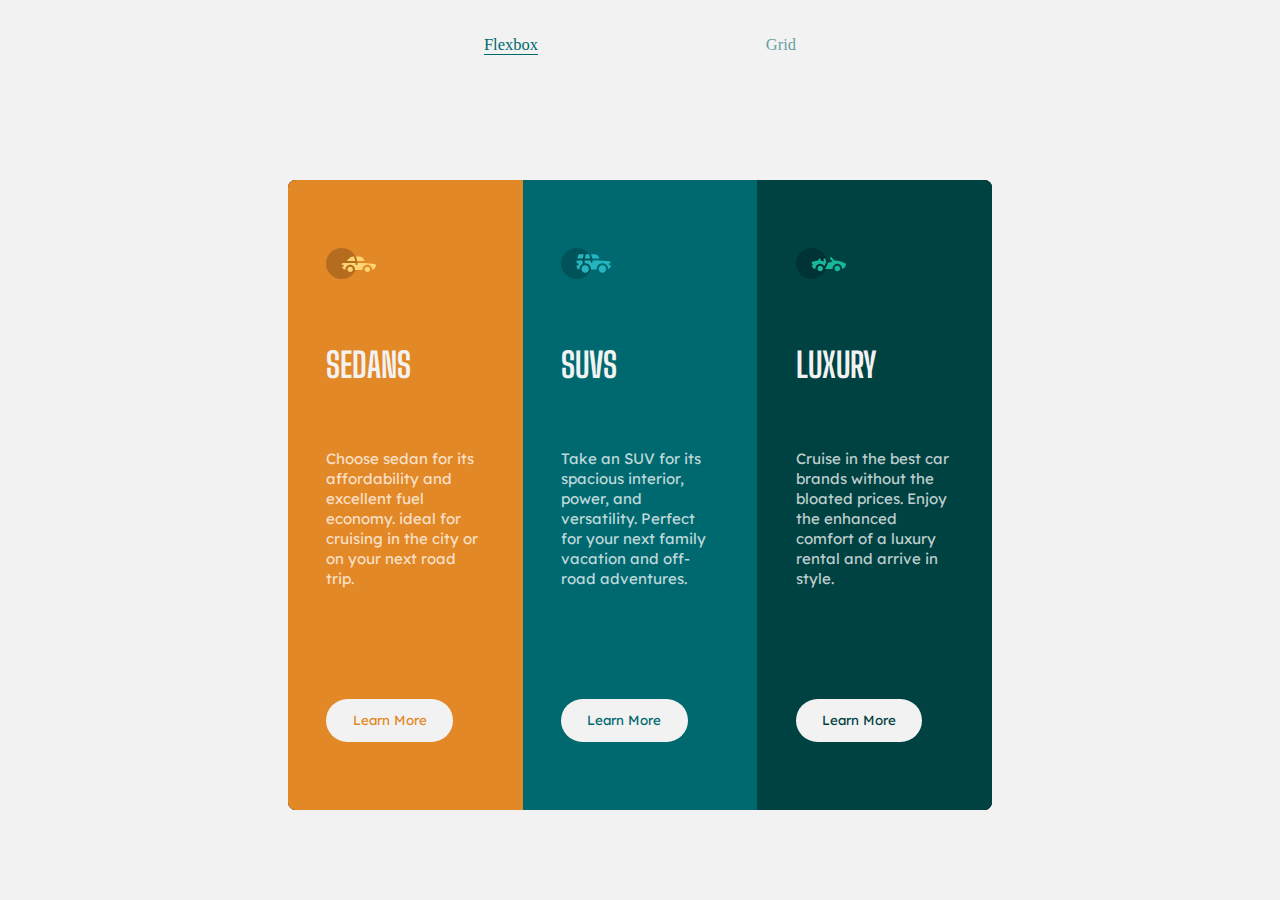
<file: index.html>
<!DOCTYPE html>
<html lang="en">
<head>
    <meta charset="UTF-8">
    <meta http-equiv="X-UA-Compatible" content="IE=edge">
    <meta name="viewport" content="width=device-width, initial-scale=1.0">
    <title>FlexBox Layout</title>
    <link rel="stylesheet" href="./style1.css">
    <link rel="icon" type="image/png" sizes="32x32" href="./favicon-32x32.png">
</head>
<body>
    <header>
        <nav>
            <ul>
                <li><a href="./index.html" id="currentpage">Flexbox</a></li>
                <li><a href="./grid.html">Grid</a></li>
            </ul>
        </nav>
    </header>
    <main>
        <section class="SEDAN">
            <img src="./icon-sedans.svg" alt="sedan">
            <h1>SEDANS</h1>
            <p>Choose sedan for its affordability and excellent fuel economy. ideal for cruising in the city or on your next road trip.</p>
            <button class="orange">Learn More</button>
        </section>

        <section class="SUVS">
            <img src="./icon-suvs.svg" alt="suv">
            <h1>SUVS</h1>
            <p>Take an SUV for its spacious interior, power, and versatility. Perfect for your next family vacation and off-road adventures.</p>
            <button class="cyan1">Learn More</button>
        </section>

        <section class="LUXURY">
            <img src="./icon-luxury.svg" alt="luxury">
            <h1>LUXURY</h1>
            <p>Cruise in the best car brands without the bloated prices. Enjoy the enhanced comfort of a luxury rental and arrive in style.</p>
            <button class="cyan2">Learn More</button>
        </section>
    </main>
</body>
</html>
</file>
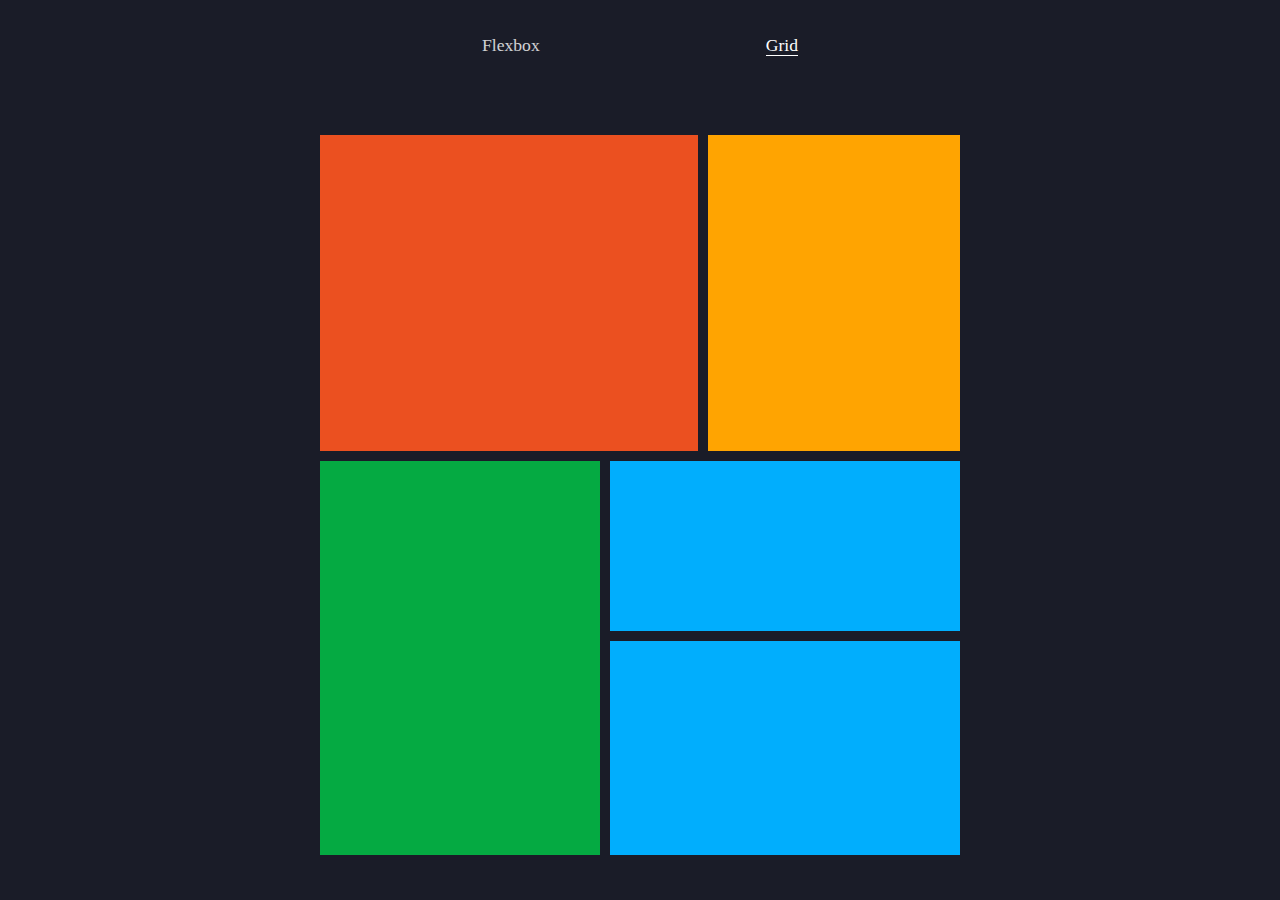
<file: grid.html>
<!DOCTYPE html>
<html lang="en">
<head>
    <meta charset="UTF-8">
    <meta http-equiv="X-UA-Compatible" content="IE=edge">
    <meta name="viewport" content="width=device-width, initial-scale=1.0">
    <title>Grid Layout</title>
    <link rel="stylesheet" href="./style2.css">
    <link rel="icon" type="image/png" sizes="32x32" href="./images/favicon-32x32.png">
</head>
<body>
    <header>
        <nav>
            <ul>
                <li><a href="./index.html">Flexbox</a></li>
                <li><a href="./grid.html"  id="currentpage">Grid</a></li>
            </ul>
        </nav>
    </header>
    <main>
        <section class="section-one">
            <div class="orange"></div>
            <div class="yellow"></div>
        </section>
        <section class="section-two">
            <div class="green"></div>
            <div class="blue">
                <div class="blue1"></div>
                <div class="blue2"></div>
            </div>
        </section>
    </main>
</body>
</html>
</file>
<file: style1.css>
@import url('https://fonts.googleapis.com/css2?family=Lexend+Deca&family=Outfit&family=Poppins:ital,wght@0,500;0,600;0,700;1,400;1,500;1,600;1,700&display=swap');
@import url('https://fonts.googleapis.com/css2?family=Big+Shoulders+Display:wght@700&family=Lexend+Deca&family=Outfit&family=Poppins:ital,wght@0,500;0,600;0,700;1,400;1,500;1,600;1,700&display=swap');


*{
    margin: 0;
    padding: 0;
    box-sizing: border-box;
}

/***BODY STYLING***/
body {
    background-color: hsl(0, 0%, 95%);
    display: flex;
    height: 100vh;
    width: 100vw;
    flex-direction: column;
    font-size: 15px;
}

/***HEADER STYLING***/
header{
    width: 100%;
    height: 10%;
    font-size: 1.1em;
    display: flex;
    justify-content: center;
}

/* Nav bar styling */
nav{
    width:60%;
    display: flex;
    align-items: center;
}

nav ul{
    display: flex;
    padding: 0;
    list-style: none;
    width: 100%;
    justify-content: space-evenly;
}


nav a{
    text-decoration: none;
    color: hsl(184, 100%, 22%);
    opacity: 0.6;
}

/*hover effects for the nav link*/
nav a:hover{
    opacity: 1;
    cursor: pointer;
}

/*giving the current pagee's link a unique style*/
#currentpage {
    border-bottom: 1px solid;
    opacity: 1;
}


/***STYLES FOR THE MAIN***/
main{
    background-color: black;
    margin: auto;
    width: 55%;
    max-width: 750px;
    height: 70%;
    display: flex;
    border-radius: 0.5em;
    overflow: hidden;
    

}

/**Syling for the cards**/
section{
    padding: 2.55em;
    display: flex;
    flex-direction: column;
    justify-content: space-evenly;
    width: 100%;
    height: 100%;
}

h1{
    color: hsl(0, 0%, 95%);
    font-family: "Big Shoulders Display";
    padding: 1em 0;
    font-size: 2.3em;
}

img{
    width: 50px;
}

p{
    font-family: "Lexend Deca";
    color: hsla(0, 0%, 100%, 0.75);
    line-height: 20px;
}

/*background colors for each card*/
.SEDAN{
    background-color: hsl(31, 77%, 52%);
}


.SUVS{
    background-color: hsl(184, 100%, 22%);
}


.LUXURY{
    background-color: hsl(179, 100%, 13%);
}

/*button syling*/
button{
    padding: 1em;
    width: 9.5em;
    background-color: hsl(0, 0%, 95%);
    border-radius: 2em;
    border: none;
    margin-top: 6em;
    font-family: "Lexend Deca";
}

.orange{
    color: hsl(31, 77%, 52%);
    
}

.cyan1{
    color: hsl(184, 100%, 22%);
}

.cyan2 {
    color: hsl(179, 100%, 13%)
}


/*button styles for active state*/
.orange:hover, .cyan1:hover, .cyan2:hover {
    color: hsl(0, 0%, 95%);
    background-color: transparent;
    cursor: pointer;
    border:1px solid hsl(0, 0%, 95%);
}


/***MEDIA QUERIES***/
@media screen and (max-width:1200px) {
    main {
        width: 70%;
    }
}

@media screen and (max-width:1024px) {
    main {
        width: 90%;
    }
}

@media screen and (max-width:768px) {
    header{
        height: 10vh;
    }
    body{
        height: 100%;
        align-items: center;

    }
    
    main{
        flex-direction: column;
        width: 70%;
        min-width: 300px;
        height: 60%;
        margin: 4em;
    }

    section{
        height: 100%;
    }
}
</file>
<file: style2.css>
*{
    margin: 0;
    padding: 0;
    box-sizing: border-box;
}

/***BODY STYLING***/
body {
    height: 100vh;
    display: flex;
    flex-direction: column;
    background-color: #1a1c28;
    justify-content: center;

}

/***HEADER STYLING***/
header {
    width: 100%;
    height: 10%;
    font-size: 1.1em;
    display: flex;
    justify-content: center;
}

/* Nav bar styling */
nav {
    width: 60%;
    display: flex;
    align-items: center;
}

nav ul {
    display: flex;
    padding: 0;
    list-style: none;
    width: 100%;
    justify-content: space-evenly;
}


nav a {
    text-decoration: none;
    color: white;
    opacity: 0.8
}

/*hover effects for the nav link*/
nav a:hover {
    opacity: 1;
    cursor: pointer;
}

/*giving the current pagee's link a unique style*/
#currentpage {
    border-bottom: 1px solid;
    opacity: 1;
}

/***STYLES FOR THE MAIN***/
main{
    max-width: 650px;
    width: 50%;
    height: 80%;
    display: grid;
    grid-template-rows: 4fr 5fr;
    row-gap: 10px;
    margin: auto;

}

/**Syling the grid sections**/
.section-one{
    display: grid;
    grid-template-columns: 6fr 4fr;
    column-gap: 10px;
}

.section-two{
    display: grid;
    grid-template-columns: 4fr 5fr;
    column-gap: 10px;
}

/*background colors for each grid section*/
.orange{
    background-color: #eb5020;
}

.yellow {
    background-color: #ffa401;
}

.green {
    background-color: #05aa42;
}

.blue{
    display: grid;
    grid-template-rows: 4fr 5fr;
    row-gap: 10px;
}

.blue1 {
    background-color: #01aefd;
}

.blue2 {
    background-color: #01aefd;
}


/***MEDIA QUERIES***/
@media screen and (max-width:1200px) {
    main {
        width: 70%;
    }
}

@media screen and (max-width:1024px) {
    main {
        width: 90%;
    }
}

@media screen and (max-width:768px) {
    main {
        height: 60%;
    }
}

@media screen and (max-width:480px) {
    main {
        height: 40%;
    }
}
</file>
